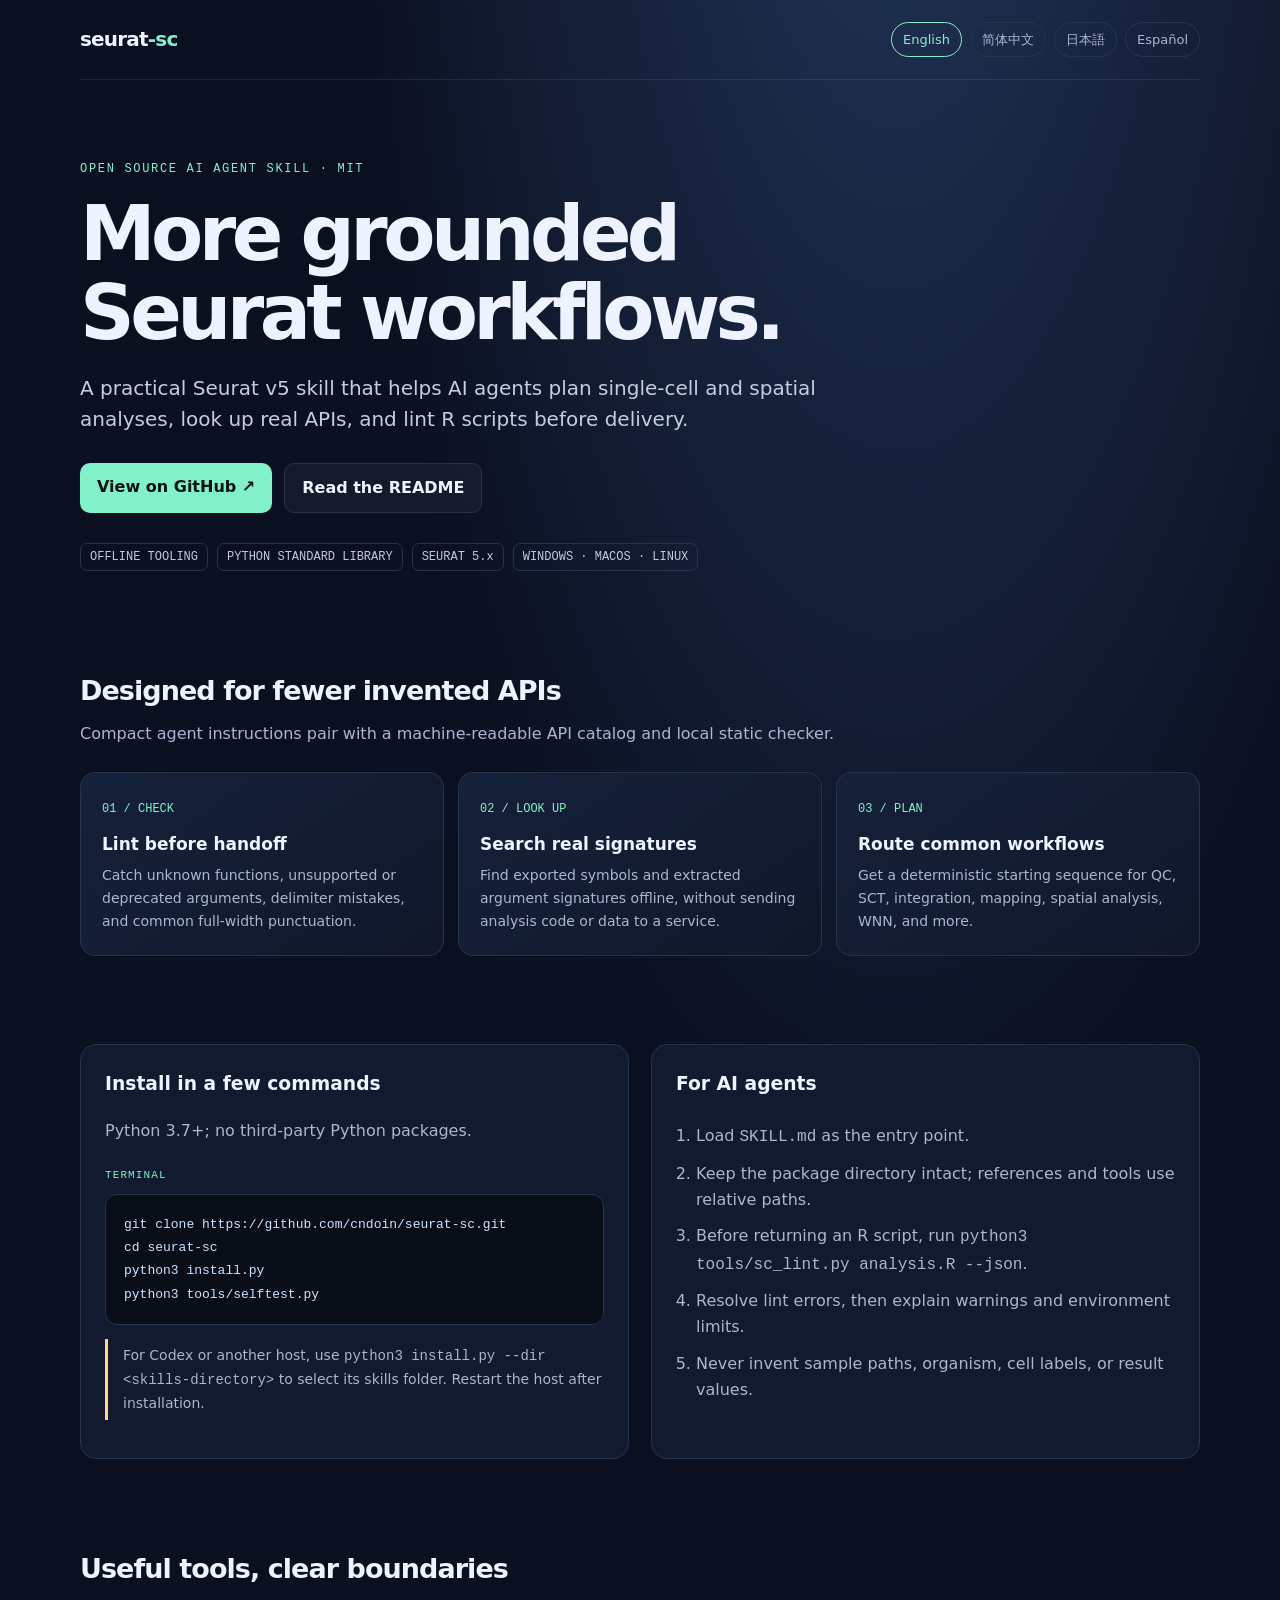
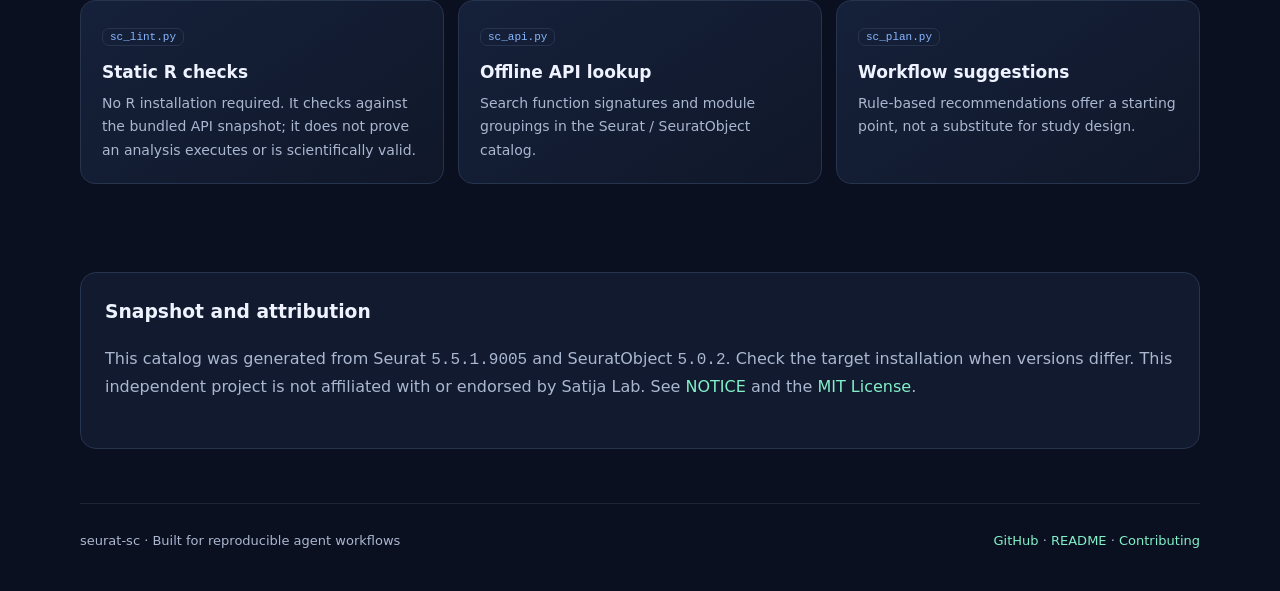
<file: docs/index.html>
<!doctype html>
<html lang="en"><head><meta charset="utf-8"><meta name="viewport" content="width=device-width,initial-scale=1"><meta name="description" content="An offline, API-aware Seurat v5 skill for AI coding agents."><title>seurat-sc — Seurat v5 for AI agents</title><link rel="stylesheet" href="assets/site.css"></head>
<body><div class="wrap"><header class="top"><a class="brand" href="./">seurat<span>-sc</span></a><nav aria-label="Language"><a class="lang active" href="./">English</a><a class="lang" href="zh-cn/">简体中文</a><a class="lang" href="ja/">日本語</a><a class="lang" href="es/">Español</a></nav></header><main>
<section class="hero"><div class="eyebrow">Open source AI agent skill · MIT</div><h1>More grounded<br>Seurat workflows.</h1><p class="lead">A practical Seurat v5 skill that helps AI agents plan single-cell and spatial analyses, look up real APIs, and lint R scripts before delivery.</p><div class="actions"><a class="button" href="https://github.com/cndoin/seurat-sc">View on GitHub ↗</a><a class="button secondary" href="https://github.com/cndoin/seurat-sc/blob/main/README.en.md">Read the README</a></div><div class="chips"><span class="chip">OFFLINE TOOLING</span><span class="chip">PYTHON STANDARD LIBRARY</span><span class="chip">SEURAT 5.x</span><span class="chip">WINDOWS · MACOS · LINUX</span></div></section>
<section class="section"><h2>Designed for fewer invented APIs</h2><p class="sub">Compact agent instructions pair with a machine-readable API catalog and local static checker.</p><div class="grid"><article class="card"><span class="num">01 / CHECK</span><h3>Lint before handoff</h3><p>Catch unknown functions, unsupported or deprecated arguments, delimiter mistakes, and common full-width punctuation.</p></article><article class="card"><span class="num">02 / LOOK UP</span><h3>Search real signatures</h3><p>Find exported symbols and extracted argument signatures offline, without sending analysis code or data to a service.</p></article><article class="card"><span class="num">03 / PLAN</span><h3>Route common workflows</h3><p>Get a deterministic starting sequence for QC, SCT, integration, mapping, spatial analysis, WNN, and more.</p></article></div></section>
<section class="section"><div class="cols"><div class="box"><h3>Install in a few commands</h3><p class="sub">Python 3.7+; no third-party Python packages.</p><div class="code-label">Terminal</div><pre class="code">git clone https://github.com/cndoin/seurat-sc.git<br>cd seurat-sc<br>python3 install.py<br>python3 tools/selftest.py</pre><p class="callout">For Codex or another host, use <code>python3 install.py --dir &lt;skills-directory&gt;</code> to select its skills folder. Restart the host after installation.</p></div><div class="box"><h3>For AI agents</h3><ol class="steps"><li>Load <code>SKILL.md</code> as the entry point.</li><li>Keep the package directory intact; references and tools use relative paths.</li><li>Before returning an R script, run <code>python3 tools/sc_lint.py analysis.R --json</code>.</li><li>Resolve lint errors, then explain warnings and environment limits.</li><li>Never invent sample paths, organism, cell labels, or result values.</li></ol></div></div></section>
<section class="section"><h2>Useful tools, clear boundaries</h2><div class="grid"><article class="card"><span class="pill">sc_lint.py</span><h3>Static R checks</h3><p>No R installation required. It checks against the bundled API snapshot; it does not prove an analysis executes or is scientifically valid.</p></article><article class="card"><span class="pill">sc_api.py</span><h3>Offline API lookup</h3><p>Search function signatures and module groupings in the Seurat / SeuratObject catalog.</p></article><article class="card"><span class="pill">sc_plan.py</span><h3>Workflow suggestions</h3><p>Rule-based recommendations offer a starting point, not a substitute for study design.</p></article></div></section>
<section class="section"><div class="box"><h3>Snapshot and attribution</h3><p class="sub">This catalog was generated from Seurat <code>5.5.1.9005</code> and SeuratObject <code>5.0.2</code>. Check the target installation when versions differ. This independent project is not affiliated with or endorsed by Satija Lab. See <a href="https://github.com/cndoin/seurat-sc/blob/main/NOTICE">NOTICE</a> and the <a href="https://github.com/cndoin/seurat-sc/blob/main/LICENSE">MIT License</a>.</p></div></section></main><footer class="footer"><div class="footerrow"><span>seurat-sc · Built for reproducible agent workflows</span><span><a href="https://github.com/cndoin/seurat-sc">GitHub</a> · <a href="https://github.com/cndoin/seurat-sc/blob/main/README.en.md">README</a> · <a href="https://github.com/cndoin/seurat-sc/blob/main/CONTRIBUTING.md">Contributing</a></span></div></footer></div></body></html>
</file>
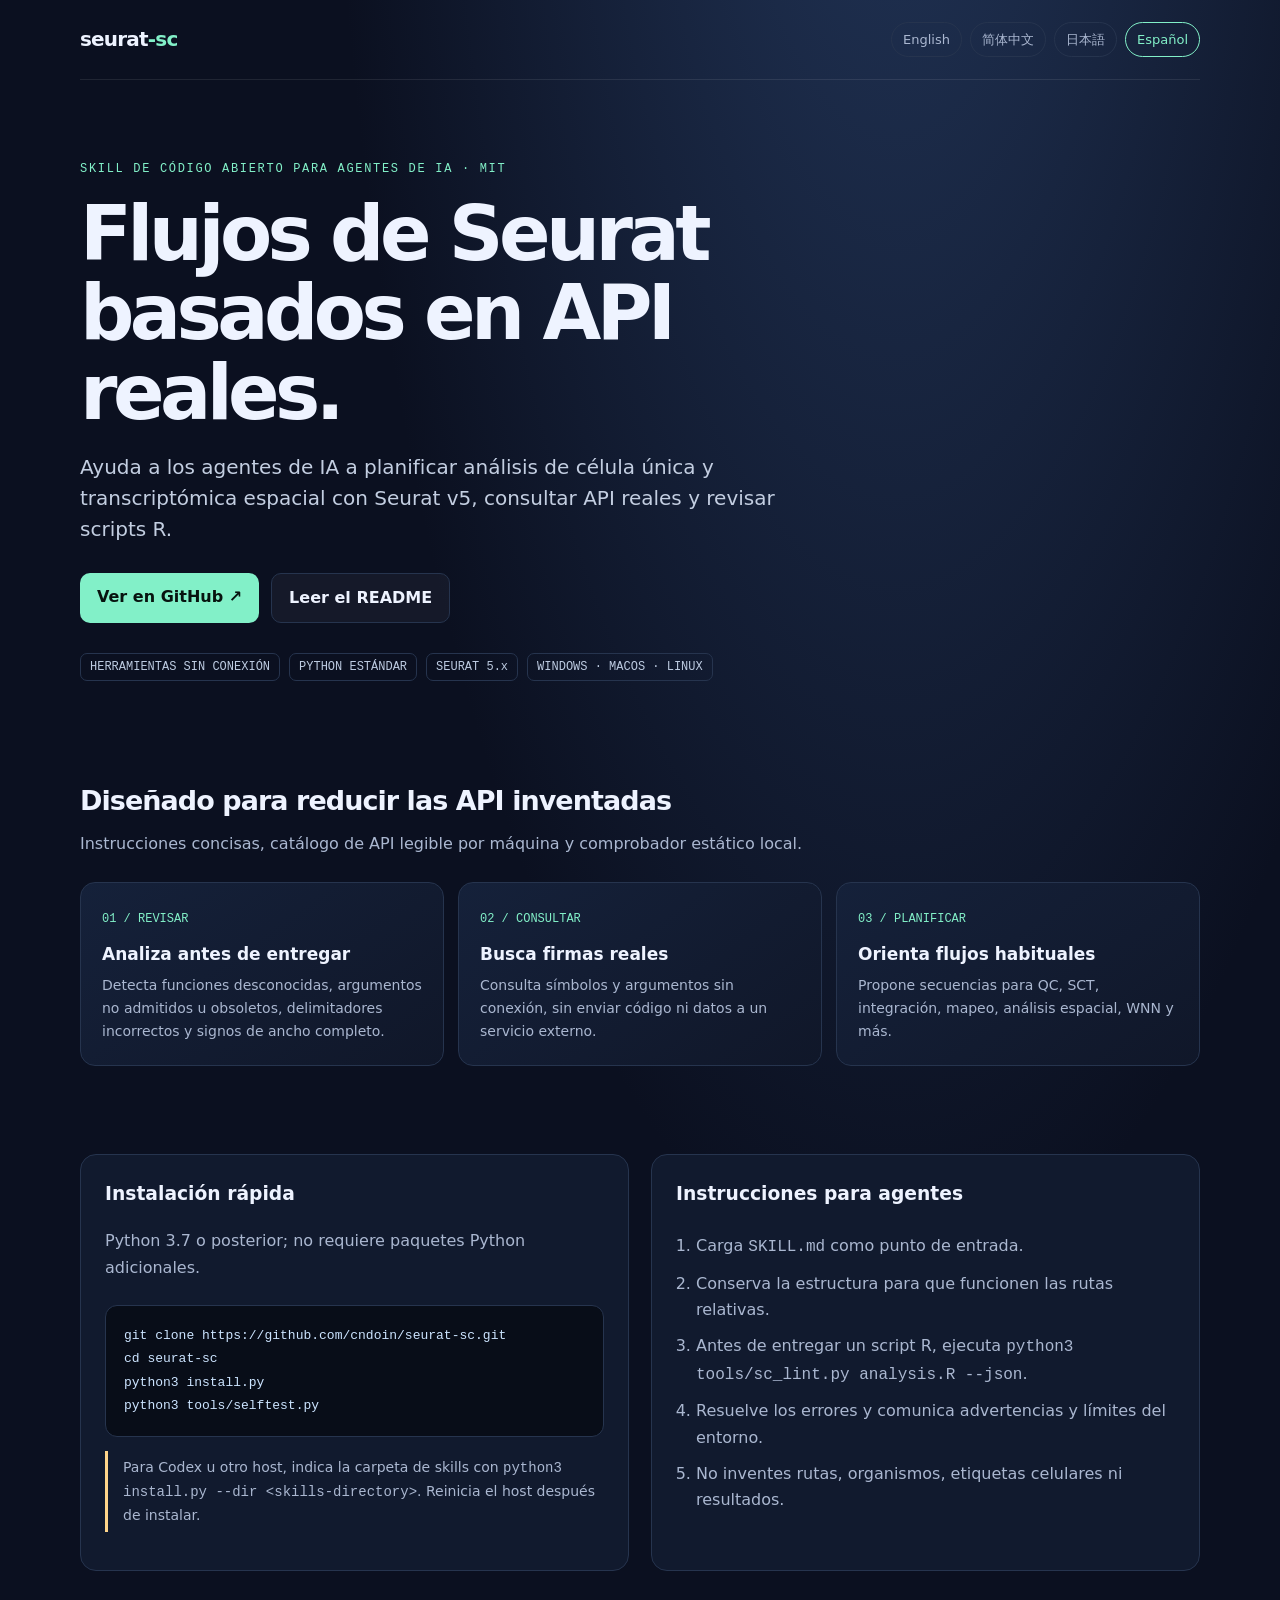
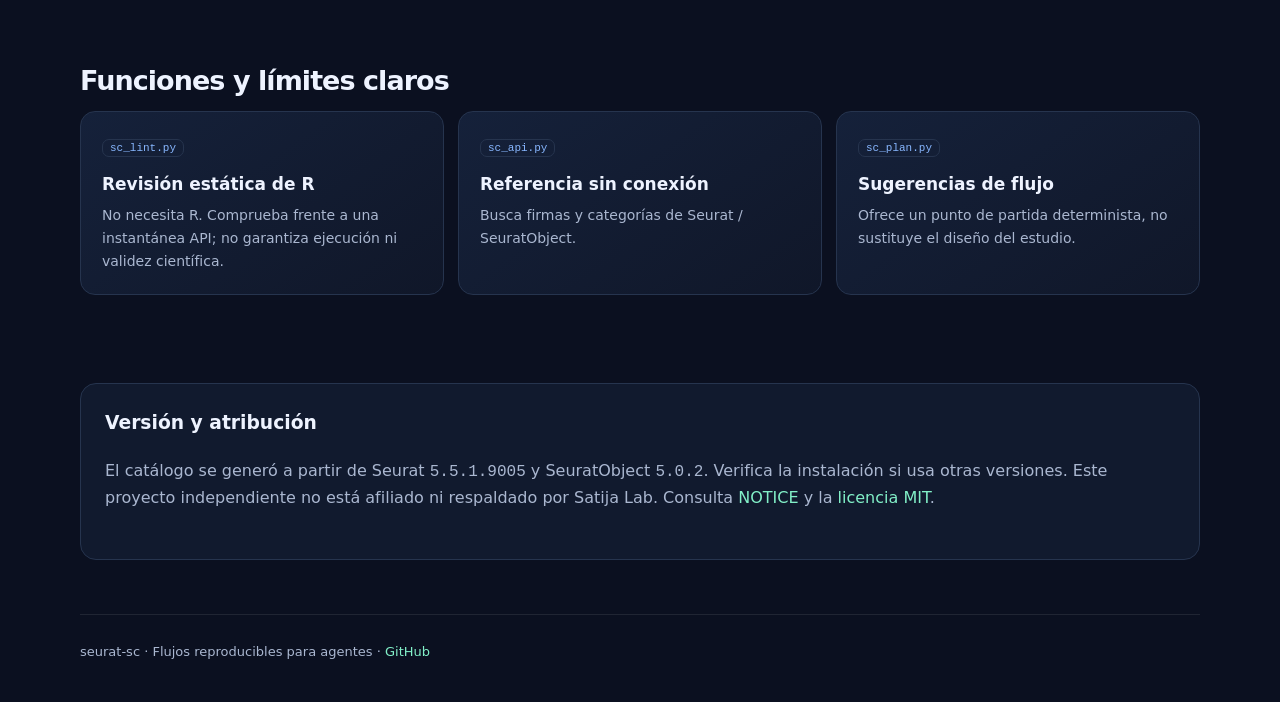
<file: docs/es/index.html>
<!doctype html>
<html lang="es"><head><meta charset="utf-8"><meta name="viewport" content="width=device-width,initial-scale=1"><meta name="description" content="Skill Seurat v5 sin conexión para agentes de programación con IA."><title>seurat-sc — Seurat v5 para agentes de IA</title><link rel="stylesheet" href="../assets/site.css"></head>
<body><div class="wrap"><header class="top"><a class="brand" href="../">seurat<span>-sc</span></a><nav aria-label="Idioma"><a class="lang" href="../">English</a><a class="lang" href="../zh-cn/">简体中文</a><a class="lang" href="../ja/">日本語</a><a class="lang active" href="./">Español</a></nav></header><main>
<section class="hero"><div class="eyebrow">Skill de código abierto para agentes de IA · MIT</div><h1>Flujos de Seurat<br>basados en API reales.</h1><p class="lead">Ayuda a los agentes de IA a planificar análisis de célula única y transcriptómica espacial con Seurat v5, consultar API reales y revisar scripts R.</p><div class="actions"><a class="button" href="https://github.com/cndoin/seurat-sc">Ver en GitHub ↗</a><a class="button secondary" href="https://github.com/cndoin/seurat-sc/blob/main/README.en.md">Leer el README</a></div><div class="chips"><span class="chip">HERRAMIENTAS SIN CONEXIÓN</span><span class="chip">PYTHON ESTÁNDAR</span><span class="chip">SEURAT 5.x</span><span class="chip">WINDOWS · MACOS · LINUX</span></div></section>
<section class="section"><h2>Diseñado para reducir las API inventadas</h2><p class="sub">Instrucciones concisas, catálogo de API legible por máquina y comprobador estático local.</p><div class="grid"><article class="card"><span class="num">01 / REVISAR</span><h3>Analiza antes de entregar</h3><p>Detecta funciones desconocidas, argumentos no admitidos u obsoletos, delimitadores incorrectos y signos de ancho completo.</p></article><article class="card"><span class="num">02 / CONSULTAR</span><h3>Busca firmas reales</h3><p>Consulta símbolos y argumentos sin conexión, sin enviar código ni datos a un servicio externo.</p></article><article class="card"><span class="num">03 / PLANIFICAR</span><h3>Orienta flujos habituales</h3><p>Propone secuencias para QC, SCT, integración, mapeo, análisis espacial, WNN y más.</p></article></div></section>
<section class="section"><div class="cols"><div class="box"><h3>Instalación rápida</h3><p class="sub">Python 3.7 o posterior; no requiere paquetes Python adicionales.</p><pre class="code">git clone https://github.com/cndoin/seurat-sc.git<br>cd seurat-sc<br>python3 install.py<br>python3 tools/selftest.py</pre><p class="callout">Para Codex u otro host, indica la carpeta de skills con <code>python3 install.py --dir &lt;skills-directory&gt;</code>. Reinicia el host después de instalar.</p></div><div class="box"><h3>Instrucciones para agentes</h3><ol class="steps"><li>Carga <code>SKILL.md</code> como punto de entrada.</li><li>Conserva la estructura para que funcionen las rutas relativas.</li><li>Antes de entregar un script R, ejecuta <code>python3 tools/sc_lint.py analysis.R --json</code>.</li><li>Resuelve los errores y comunica advertencias y límites del entorno.</li><li>No inventes rutas, organismos, etiquetas celulares ni resultados.</li></ol></div></div></section>
<section class="section"><h2>Funciones y límites claros</h2><div class="grid"><article class="card"><span class="pill">sc_lint.py</span><h3>Revisión estática de R</h3><p>No necesita R. Comprueba frente a una instantánea API; no garantiza ejecución ni validez científica.</p></article><article class="card"><span class="pill">sc_api.py</span><h3>Referencia sin conexión</h3><p>Busca firmas y categorías de Seurat / SeuratObject.</p></article><article class="card"><span class="pill">sc_plan.py</span><h3>Sugerencias de flujo</h3><p>Ofrece un punto de partida determinista, no sustituye el diseño del estudio.</p></article></div></section>
<section class="section"><div class="box"><h3>Versión y atribución</h3><p class="sub">El catálogo se generó a partir de Seurat <code>5.5.1.9005</code> y SeuratObject <code>5.0.2</code>. Verifica la instalación si usa otras versiones. Este proyecto independiente no está afiliado ni respaldado por Satija Lab. Consulta <a href="https://github.com/cndoin/seurat-sc/blob/main/NOTICE">NOTICE</a> y la <a href="https://github.com/cndoin/seurat-sc/blob/main/LICENSE">licencia MIT</a>.</p></div></section></main><footer class="footer">seurat-sc · Flujos reproducibles para agentes · <a href="https://github.com/cndoin/seurat-sc">GitHub</a></footer></div></body></html>
</file>
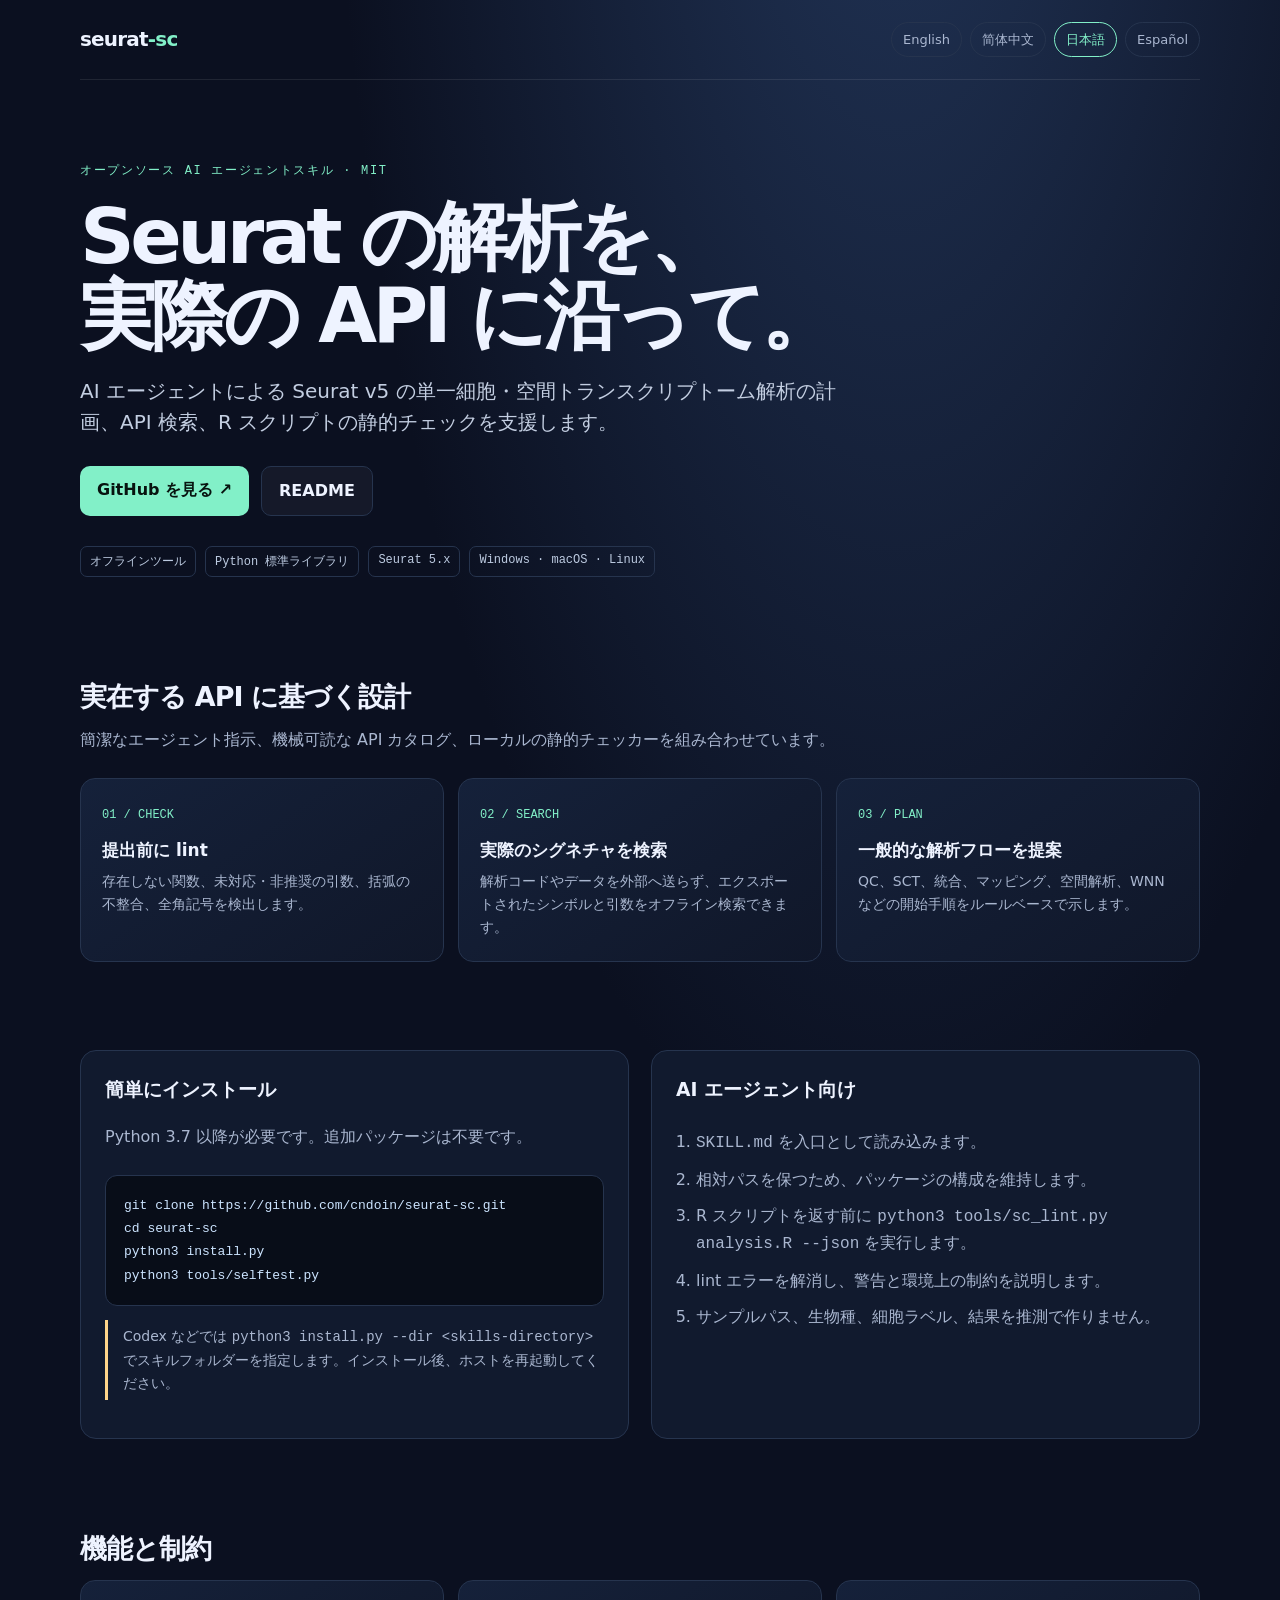
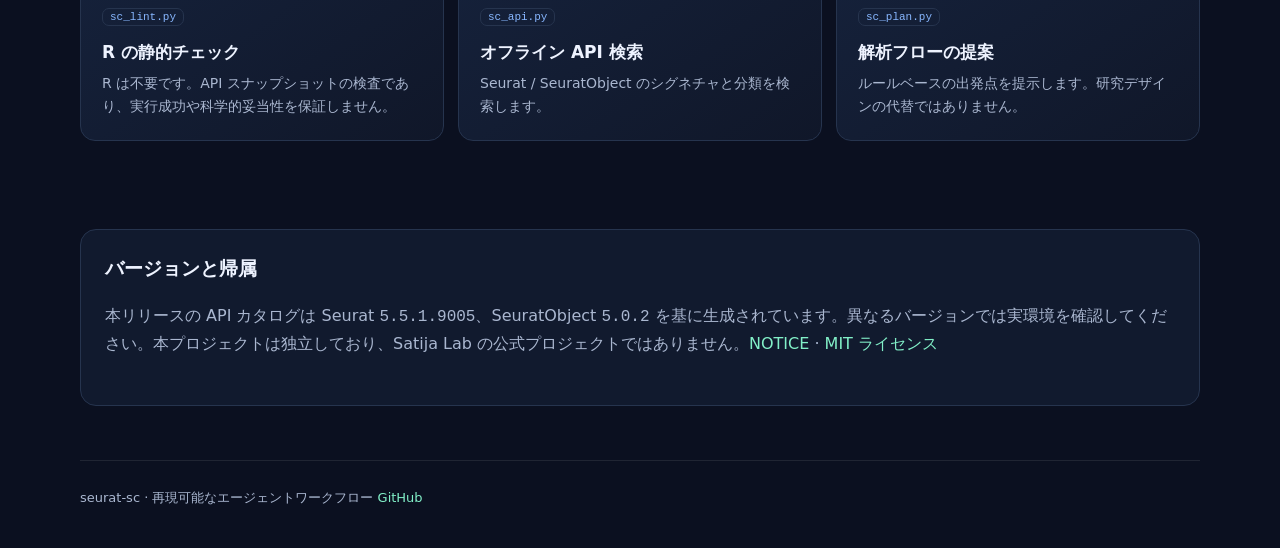
<file: docs/ja/index.html>
<!doctype html>
<html lang="ja"><head><meta charset="utf-8"><meta name="viewport" content="width=device-width,initial-scale=1"><meta name="description" content="AI コーディングエージェント向けのオフライン Seurat v5 スキル。"><title>seurat-sc — AI エージェント向け Seurat v5</title><link rel="stylesheet" href="../assets/site.css"></head>
<body><div class="wrap"><header class="top"><a class="brand" href="../">seurat<span>-sc</span></a><nav aria-label="Language"><a class="lang" href="../">English</a><a class="lang" href="../zh-cn/">简体中文</a><a class="lang active" href="./">日本語</a><a class="lang" href="../es/">Español</a></nav></header><main>
<section class="hero"><div class="eyebrow">オープンソース AI エージェントスキル · MIT</div><h1>Seurat の解析を、<br>実際の API に沿って。</h1><p class="lead">AI エージェントによる Seurat v5 の単一細胞・空間トランスクリプトーム解析の計画、API 検索、R スクリプトの静的チェックを支援します。</p><div class="actions"><a class="button" href="https://github.com/cndoin/seurat-sc">GitHub を見る ↗</a><a class="button secondary" href="https://github.com/cndoin/seurat-sc/blob/main/README.en.md">README</a></div><div class="chips"><span class="chip">オフラインツール</span><span class="chip">Python 標準ライブラリ</span><span class="chip">Seurat 5.x</span><span class="chip">Windows · macOS · Linux</span></div></section>
<section class="section"><h2>実在する API に基づく設計</h2><p class="sub">簡潔なエージェント指示、機械可読な API カタログ、ローカルの静的チェッカーを組み合わせています。</p><div class="grid"><article class="card"><span class="num">01 / CHECK</span><h3>提出前に lint</h3><p>存在しない関数、未対応・非推奨の引数、括弧の不整合、全角記号を検出します。</p></article><article class="card"><span class="num">02 / SEARCH</span><h3>実際のシグネチャを検索</h3><p>解析コードやデータを外部へ送らず、エクスポートされたシンボルと引数をオフライン検索できます。</p></article><article class="card"><span class="num">03 / PLAN</span><h3>一般的な解析フローを提案</h3><p>QC、SCT、統合、マッピング、空間解析、WNN などの開始手順をルールベースで示します。</p></article></div></section>
<section class="section"><div class="cols"><div class="box"><h3>簡単にインストール</h3><p class="sub">Python 3.7 以降が必要です。追加パッケージは不要です。</p><pre class="code">git clone https://github.com/cndoin/seurat-sc.git<br>cd seurat-sc<br>python3 install.py<br>python3 tools/selftest.py</pre><p class="callout">Codex などでは <code>python3 install.py --dir &lt;skills-directory&gt;</code> でスキルフォルダーを指定します。インストール後、ホストを再起動してください。</p></div><div class="box"><h3>AI エージェント向け</h3><ol class="steps"><li><code>SKILL.md</code> を入口として読み込みます。</li><li>相対パスを保つため、パッケージの構成を維持します。</li><li>R スクリプトを返す前に <code>python3 tools/sc_lint.py analysis.R --json</code> を実行します。</li><li>lint エラーを解消し、警告と環境上の制約を説明します。</li><li>サンプルパス、生物種、細胞ラベル、結果を推測で作りません。</li></ol></div></div></section>
<section class="section"><h2>機能と制約</h2><div class="grid"><article class="card"><span class="pill">sc_lint.py</span><h3>R の静的チェック</h3><p>R は不要です。API スナップショットの検査であり、実行成功や科学的妥当性を保証しません。</p></article><article class="card"><span class="pill">sc_api.py</span><h3>オフライン API 検索</h3><p>Seurat / SeuratObject のシグネチャと分類を検索します。</p></article><article class="card"><span class="pill">sc_plan.py</span><h3>解析フローの提案</h3><p>ルールベースの出発点を提示します。研究デザインの代替ではありません。</p></article></div></section>
<section class="section"><div class="box"><h3>バージョンと帰属</h3><p class="sub">本リリースの API カタログは Seurat <code>5.5.1.9005</code>、SeuratObject <code>5.0.2</code> を基に生成されています。異なるバージョンでは実環境を確認してください。本プロジェクトは独立しており、Satija Lab の公式プロジェクトではありません。<a href="https://github.com/cndoin/seurat-sc/blob/main/NOTICE">NOTICE</a> · <a href="https://github.com/cndoin/seurat-sc/blob/main/LICENSE">MIT ライセンス</a></p></div></section></main><footer class="footer">seurat-sc · 再現可能なエージェントワークフロー <a href="https://github.com/cndoin/seurat-sc">GitHub</a></footer></div></body></html>
</file>
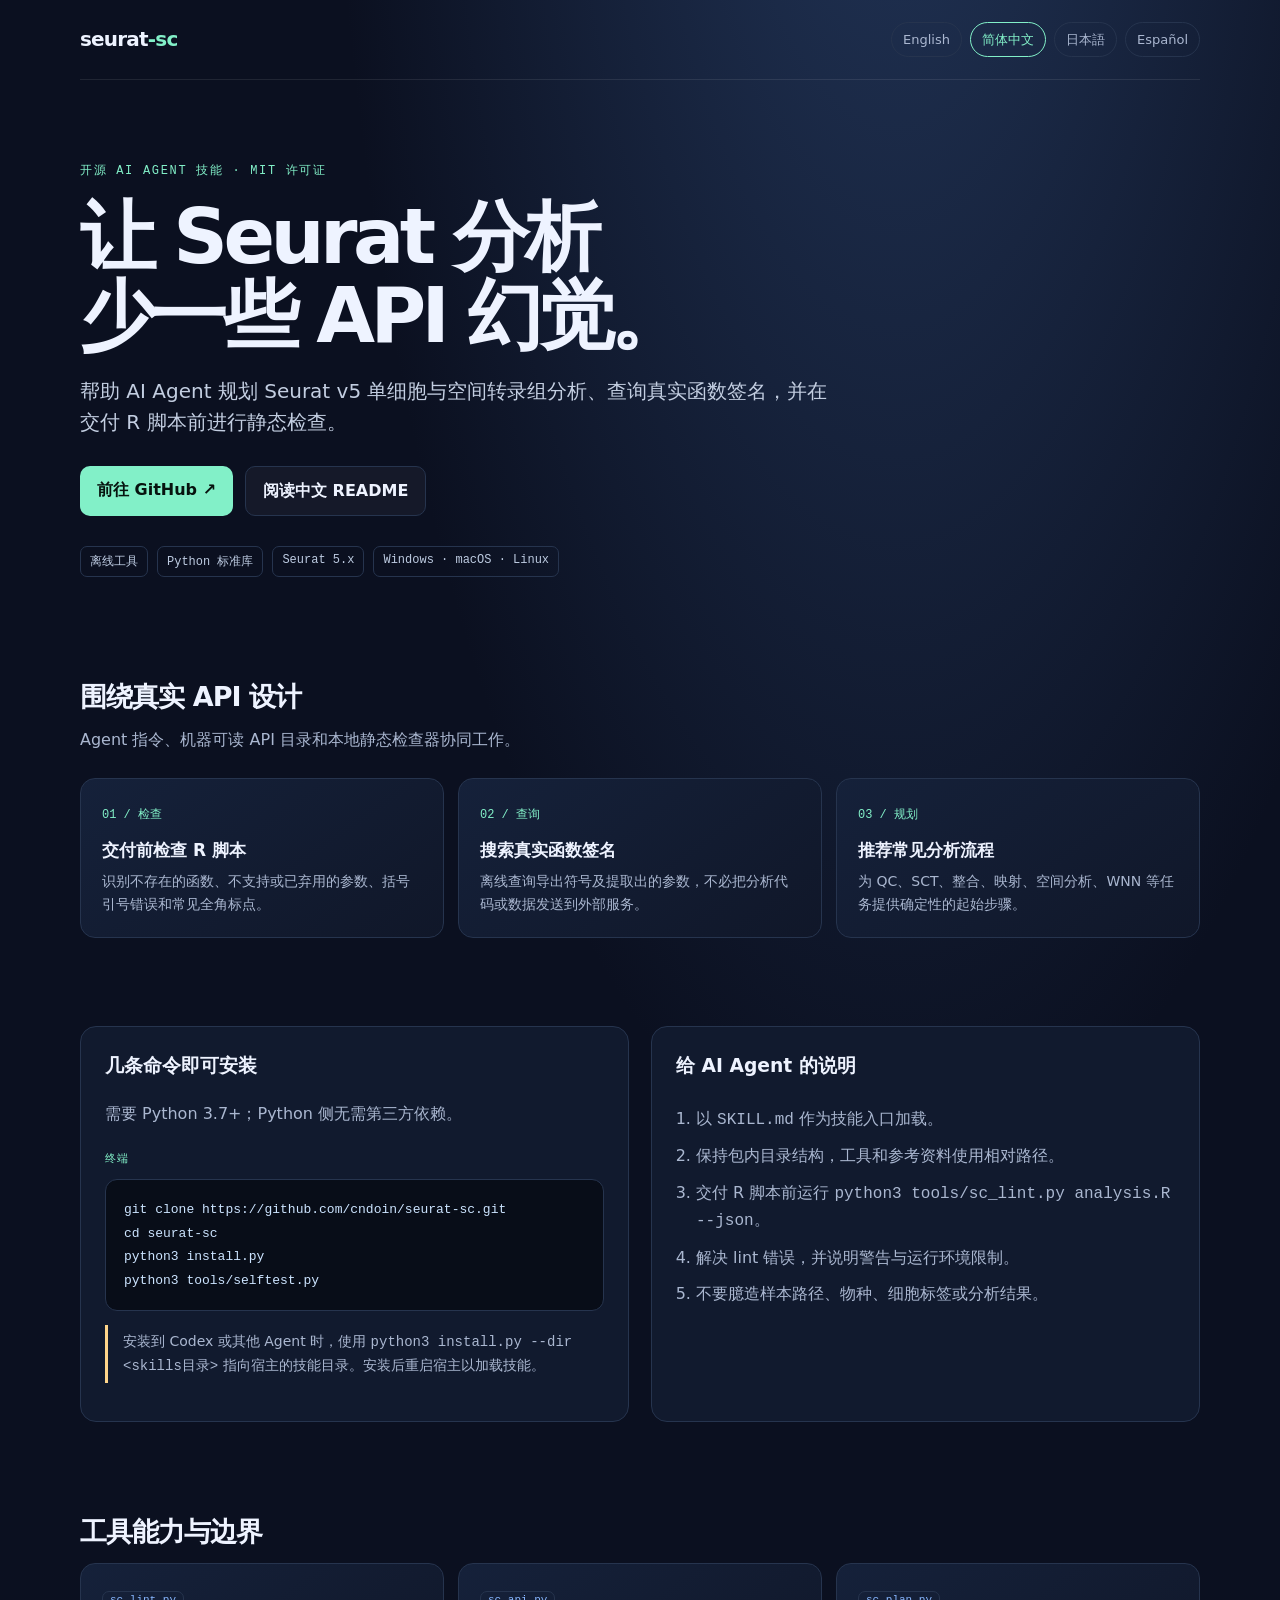
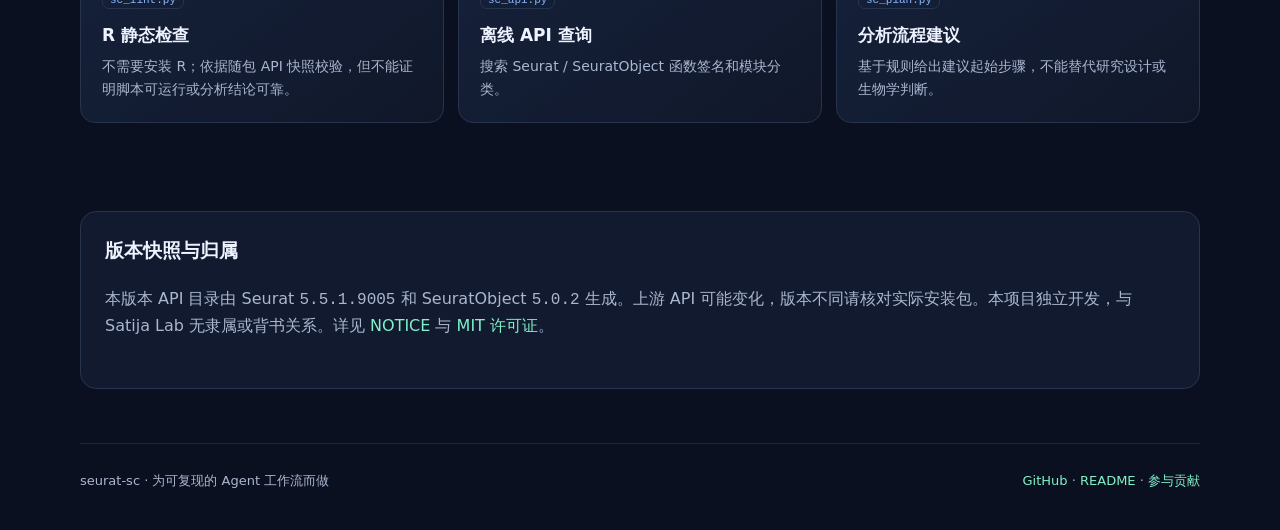
<file: docs/zh-cn/index.html>
<!doctype html>
<html lang="zh-CN"><head><meta charset="utf-8"><meta name="viewport" content="width=device-width,initial-scale=1"><meta name="description" content="面向 AI 编程 Agent 的离线 Seurat v5 技能：查真实 API、规划流程并静态检查 R 脚本。"><title>seurat-sc — 面向 AI 的 Seurat v5 技能</title><link rel="stylesheet" href="../assets/site.css"></head>
<body><div class="wrap"><header class="top"><a class="brand" href="../">seurat<span>-sc</span></a><nav aria-label="语言"><a class="lang" href="../">English</a><a class="lang active" href="./">简体中文</a><a class="lang" href="../ja/">日本語</a><a class="lang" href="../es/">Español</a></nav></header><main>
<section class="hero"><div class="eyebrow">开源 AI Agent 技能 · MIT 许可证</div><h1>让 Seurat 分析<br>少一些 API 幻觉。</h1><p class="lead">帮助 AI Agent 规划 Seurat v5 单细胞与空间转录组分析、查询真实函数签名，并在交付 R 脚本前进行静态检查。</p><div class="actions"><a class="button" href="https://github.com/cndoin/seurat-sc">前往 GitHub ↗</a><a class="button secondary" href="https://github.com/cndoin/seurat-sc/blob/main/README.md">阅读中文 README</a></div><div class="chips"><span class="chip">离线工具</span><span class="chip">Python 标准库</span><span class="chip">Seurat 5.x</span><span class="chip">Windows · macOS · Linux</span></div></section>
<section class="section"><h2>围绕真实 API 设计</h2><p class="sub">Agent 指令、机器可读 API 目录和本地静态检查器协同工作。</p><div class="grid"><article class="card"><span class="num">01 / 检查</span><h3>交付前检查 R 脚本</h3><p>识别不存在的函数、不支持或已弃用的参数、括号引号错误和常见全角标点。</p></article><article class="card"><span class="num">02 / 查询</span><h3>搜索真实函数签名</h3><p>离线查询导出符号及提取出的参数，不必把分析代码或数据发送到外部服务。</p></article><article class="card"><span class="num">03 / 规划</span><h3>推荐常见分析流程</h3><p>为 QC、SCT、整合、映射、空间分析、WNN 等任务提供确定性的起始步骤。</p></article></div></section>
<section class="section"><div class="cols"><div class="box"><h3>几条命令即可安装</h3><p class="sub">需要 Python 3.7+；Python 侧无需第三方依赖。</p><div class="code-label">终端</div><pre class="code">git clone https://github.com/cndoin/seurat-sc.git<br>cd seurat-sc<br>python3 install.py<br>python3 tools/selftest.py</pre><p class="callout">安装到 Codex 或其他 Agent 时，使用 <code>python3 install.py --dir &lt;skills目录&gt;</code> 指向宿主的技能目录。安装后重启宿主以加载技能。</p></div><div class="box"><h3>给 AI Agent 的说明</h3><ol class="steps"><li>以 <code>SKILL.md</code> 作为技能入口加载。</li><li>保持包内目录结构，工具和参考资料使用相对路径。</li><li>交付 R 脚本前运行 <code>python3 tools/sc_lint.py analysis.R --json</code>。</li><li>解决 lint 错误，并说明警告与运行环境限制。</li><li>不要臆造样本路径、物种、细胞标签或分析结果。</li></ol></div></div></section>
<section class="section"><h2>工具能力与边界</h2><div class="grid"><article class="card"><span class="pill">sc_lint.py</span><h3>R 静态检查</h3><p>不需要安装 R；依据随包 API 快照校验，但不能证明脚本可运行或分析结论可靠。</p></article><article class="card"><span class="pill">sc_api.py</span><h3>离线 API 查询</h3><p>搜索 Seurat / SeuratObject 函数签名和模块分类。</p></article><article class="card"><span class="pill">sc_plan.py</span><h3>分析流程建议</h3><p>基于规则给出建议起始步骤，不能替代研究设计或生物学判断。</p></article></div></section>
<section class="section"><div class="box"><h3>版本快照与归属</h3><p class="sub">本版本 API 目录由 Seurat <code>5.5.1.9005</code> 和 SeuratObject <code>5.0.2</code> 生成。上游 API 可能变化，版本不同请核对实际安装包。本项目独立开发，与 Satija Lab 无隶属或背书关系。详见 <a href="https://github.com/cndoin/seurat-sc/blob/main/NOTICE">NOTICE</a> 与 <a href="https://github.com/cndoin/seurat-sc/blob/main/LICENSE">MIT 许可证</a>。</p></div></section></main><footer class="footer"><div class="footerrow"><span>seurat-sc · 为可复现的 Agent 工作流而做</span><span><a href="https://github.com/cndoin/seurat-sc">GitHub</a> · <a href="https://github.com/cndoin/seurat-sc/blob/main/README.md">README</a> · <a href="https://github.com/cndoin/seurat-sc/blob/main/CONTRIBUTING.md">参与贡献</a></span></div></footer></div></body></html>
</file>
<file: docs/assets/site.css>
:root{color-scheme:dark;--bg:#0b1020;--panel:#111a2e;--line:#26344e;--ink:#eef3ff;--muted:#aab7d0;--mint:#82f0c8;--blue:#88b7ff;--amber:#ffd58a;--mono:"Cascadia Code",Consolas,monospace;--sans:Inter,"Segoe UI",system-ui,-apple-system,sans-serif}*{box-sizing:border-box}html{scroll-behavior:smooth}body{margin:0;background:radial-gradient(ellipse at 70% -20%,#23375b 0,transparent 45%),var(--bg);color:var(--ink);font:16px/1.65 var(--sans)}a{color:var(--mint);text-decoration:none}a:hover{text-decoration:underline}.wrap{width:min(1120px,calc(100% - 40px));margin:auto}.top{display:flex;align-items:center;justify-content:space-between;padding:22px 0;border-bottom:1px solid #ffffff16}.brand{font-weight:750;letter-spacing:-.04em;font-size:20px;color:var(--ink)}.brand span{color:var(--mint)}nav{display:flex;gap:8px;flex-wrap:wrap}.lang{border:1px solid var(--line);padding:6px 11px;border-radius:999px;color:var(--muted);font-size:13px}.lang.active,.lang:hover{border-color:var(--mint);color:var(--mint);text-decoration:none}.hero{padding:82px 0 64px;max-width:820px}.eyebrow{font:12px var(--mono);letter-spacing:.14em;text-transform:uppercase;color:var(--mint)}h1{font-size:clamp(42px,7vw,76px);line-height:1.04;letter-spacing:-.06em;margin:18px 0 20px}.lead{font-size:20px;line-height:1.55;color:#c3cee1;max-width:760px}.actions{display:flex;gap:12px;flex-wrap:wrap;margin-top:28px}.button{padding:11px 17px;border-radius:10px;background:var(--mint);color:#07130f;font-weight:700}.button.secondary{background:#ffffff0a;color:var(--ink);border:1px solid var(--line)}.chips{display:flex;gap:9px;flex-wrap:wrap;margin-top:30px}.chip{font:12px var(--mono);color:#bdcbe1;border:1px solid var(--line);border-radius:7px;padding:6px 9px}.section{padding:34px 0 54px}.section h2{font-size:27px;letter-spacing:-.035em;margin:0 0 8px}.sub{color:var(--muted);margin:0 0 24px}.grid{display:grid;grid-template-columns:repeat(3,1fr);gap:14px}.card{background:linear-gradient(145deg,#15213a,#101729);border:1px solid var(--line);border-radius:15px;padding:21px}.card .num{font:12px var(--mono);color:var(--mint)}.card h3{margin:10px 0 6px;font-size:17px}.card p{margin:0;color:var(--muted);font-size:14px}.cols{display:grid;grid-template-columns:1fr 1fr;gap:22px}.box{background:var(--panel);border:1px solid var(--line);border-radius:16px;padding:24px}.box h3{margin-top:0}.steps{padding-left:20px;color:var(--muted)}.steps li{padding:5px 0}.code{background:#080d18;border:1px solid var(--line);border-radius:12px;padding:18px;overflow:auto;color:#cce4ff;font:13px/1.8 var(--mono)}.code-label{font:11px var(--mono);color:var(--mint);text-transform:uppercase;letter-spacing:.1em;margin-bottom:8px}.callout{border-left:3px solid var(--amber);padding:5px 0 5px 15px;color:var(--muted);font-size:14px}.footer{border-top:1px solid #ffffff16;padding:26px 0 42px;color:var(--muted);font-size:13px}.footerrow{display:flex;justify-content:space-between;gap:16px;flex-wrap:wrap}.pill{display:inline-block;border:1px solid var(--line);border-radius:7px;padding:2px 7px;font:11px var(--mono);color:var(--blue)}@media(max-width:760px){.grid,.cols{grid-template-columns:1fr}.hero{padding:58px 0 44px}.top{align-items:flex-start;gap:14px;flex-direction:column}.lead{font-size:18px}}
</file>
